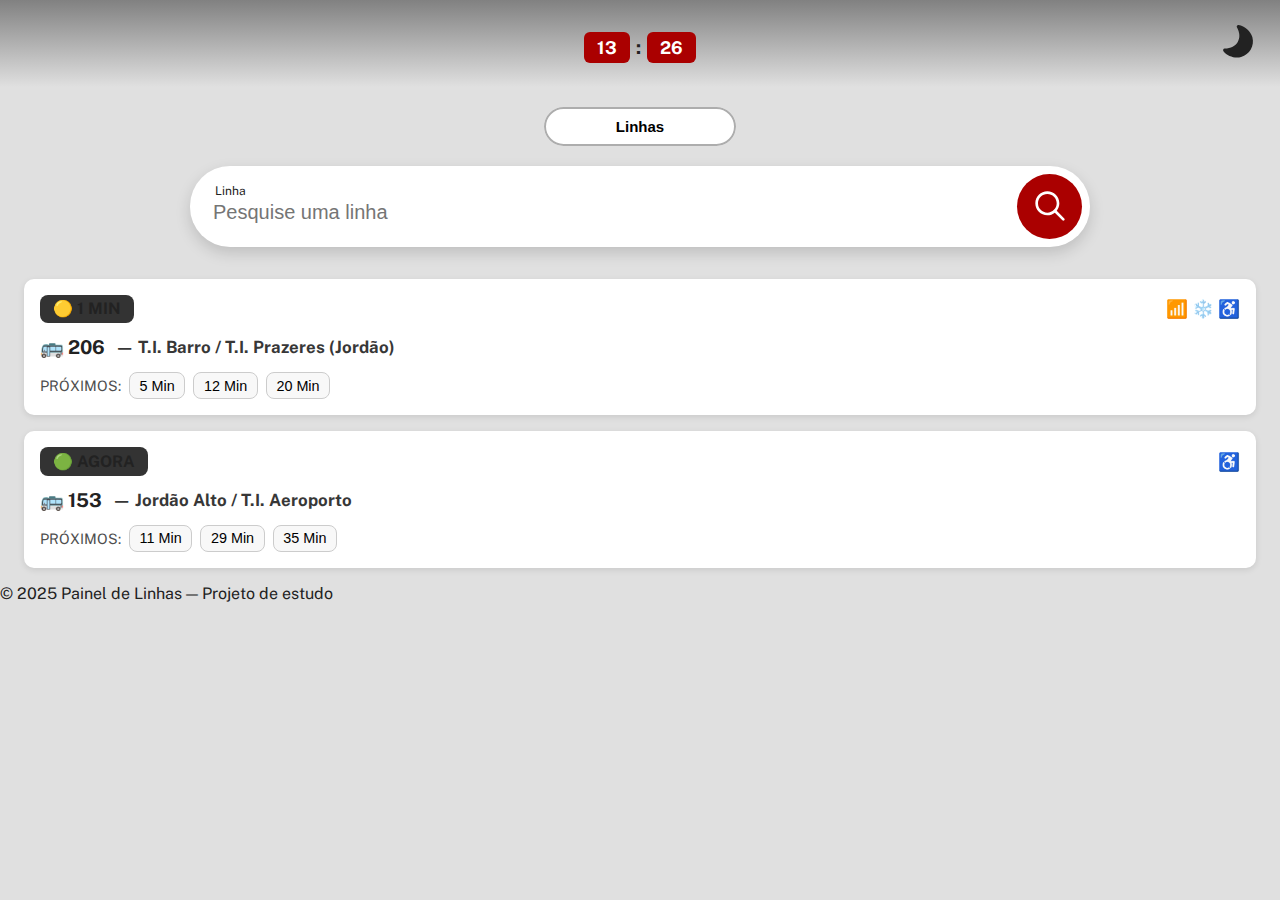
<file: index.html>
<!DOCTYPE html>
<html lang="pt-BR">
<head>
  <meta charset="UTF-8" />
  <meta name="viewport" content="width=device-width, initial-scale=1.0" />
  <title>Painel de Linhas</title>

  <!-- CSS principal -->
  <link rel="stylesheet" href="assets/css/style.css" />

  <!-- Fonte opcional -->
  <link rel="preconnect" href="https://fonts.googleapis.com">
  <link rel="preconnect" href="https://fonts.gstatic.com" crossorigin>
  <link href="https://fonts.googleapis.com/css2?family=Public+Sans:wght@400;600&display=swap" rel="stylesheet">
</head>
<body>
  <header class="header">
    <div class="date-time">
      <h2 id="dayName"></h2>
      <div class="clock">
        <span id="hours">13</span>
        <span class="separator">:</span>
        <span id="minutes">26</span>
      </div>
    </div>
    <button class="theme-toggle" title="Alternar tema">
      <svg class="icon moon" viewBox="0 0 24 24" xmlns="http://www.w3.org/2000/svg">
        <path d="M13.589 21.659c-3.873 1.038-8.517-.545-10.98-3.632a1 1 0 0 1 .751-1.623c3.984-.118 6.662-1.485 8.17-4.098 1.51-2.613 1.354-5.616-.535-9.125a1 1 0 0 1 1.03-1.463c3.904.59 7.597 3.82 8.635 7.694 1.43 5.334-1.737 10.818-7.071 12.247z" fill="currentColor"/>
      </svg>
    </button>
  </header>

  <main>
    <!-- 🔍 Barra de pesquisa -->
    <section class="search-container">
      <div class="btn-group">
        <button class="btn-option active">Linhas</button>
      </div>

      <form class="search-bar" action="#" method="GET">
        <div class="floating-input">
          <input type="text" name="busLine" placeholder="Pesquise uma linha" />
          <label for="busLine">Linha</label>
        </div>

        <button class="btn-search" title="Buscar" type="submit">
          <svg class="icon" xmlns="http://www.w3.org/2000/svg" viewBox="0 0 24 24" fill="currentColor">
            <path fill-rule="evenodd" clip-rule="evenodd"
              d="M17.0392 15.6244C18.2714 14.084 19.0082 12.1301 19.0082 10.0041C19.0082 5.03127 14.9769 1 10.0041 1C5.03127 1 1 5.03127 1 10.0041C1 14.9769 5.03127 19.0082 10.0041 19.0082C12.1301 19.0082 14.084 18.2714 15.6244 17.0392L21.2921 22.707C21.6828 23.0977 22.3163 23.0977 22.707 22.707C23.0977 22.3163 23.0977 21.6828 22.707 21.2921L17.0392 15.6244ZM10.0041 17.0173C6.1308 17.0173 2.99087 13.8774 2.99087 10.0041C2.99087 6.1308 6.1308 2.99087 10.0041 2.99087C13.8774 2.99087 17.0173 6.1308 17.0173 10.0041C17.0173 13.8774 13.8774 17.0173 10.0041 17.0173Z">
            </path>
          </svg>
        </button>
      </form>
    </section>

    <!-- 🚌 Lista de ônibus -->
    <section class="bus-list">

  <!-- 🔹 Card de exemplo 1 -->
  <div class="bus-card">
    <div class="bus-top">
      <span class="status-badge">🟡 1 MIN</span>
      <div class="icons">📶 ❄️ ♿</div>
    </div>

    <div class="bus-info">
      <span class="line-number">🚌 206</span>
      <span class="line-name">— T.I. Barro / T.I. Prazeres (Jordão)</span>
    </div>

    <div class="bus-times">
      <span>PRÓXIMOS:</span>
      <button>5 Min</button>
      <button>12 Min</button>
      <button>20 Min</button>
    </div>
  </div>

  <!-- 🔹 Card de exemplo 2 -->
  <div class="bus-card">
    <div class="bus-top">
      <span class="status-badge">🟢 AGORA</span>
      <div class="icons">♿</div>
    </div>

    <div class="bus-info">
      <span class="line-number">🚌 153</span>
      <span class="line-name">— Jordão Alto / T.I. Aeroporto</span>
    </div>

    <div class="bus-times">
      <span>PRÓXIMOS:</span>
      <button>11 Min</button>
      <button>29 Min</button>
      <button>35 Min</button>
    </div>
  </div>

</section>

  </main>

  <footer class="footer">
    <p>© 2025 Painel de Linhas — Projeto de estudo</p>
  </footer>

  <!-- JS -->
  <script src="assets/js/main.js"></script>
</body>
</html>
</file>
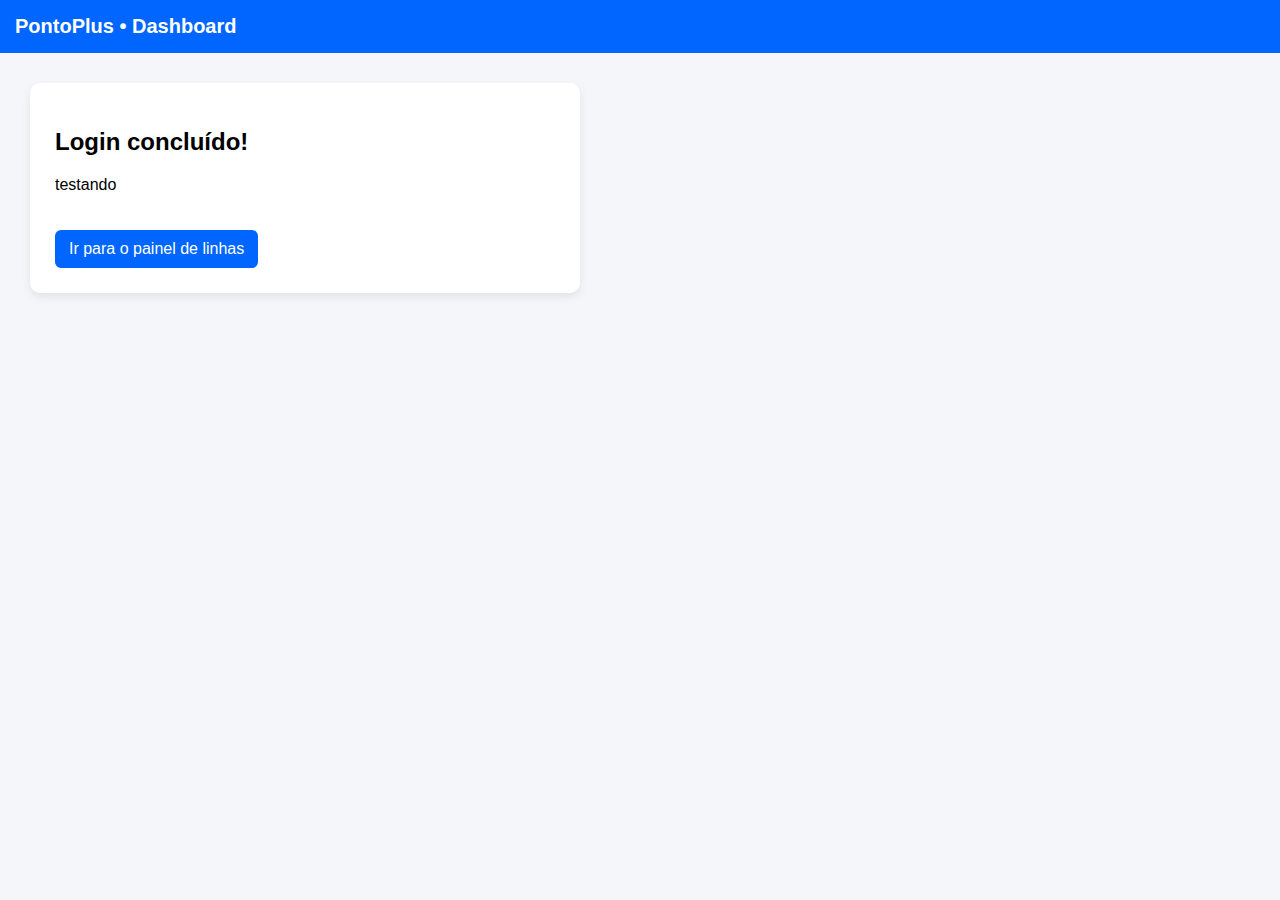
<file: templates/dashboard.html>
<!DOCTYPE html>
<html lang="pt-BR">
<head>
    <meta charset="UTF-8" />
    <meta name="viewport" content="width=device-width, initial-scale=1.0" />
    <title>PontoPlus - Dashboard</title>

    <style>
        body {
            font-family: Arial, sans-serif;
            background: #f4f6f9;
            margin: 0;
            padding: 0;
        }

        .topbar {
            background: #0066ff;
            color: white;
            padding: 15px;
            font-size: 20px;
            font-weight: bold;
        }

        .container {
            padding: 30px;
        }

        .card {
            background: white;
            padding: 25px;
            border-radius: 10px;
            box-shadow: 0 4px 10px rgba(0,0,0,0.08);
            max-width: 500px;
        }

        .btn {
            display: inline-block;
            margin-top: 20px;
            padding: 10px 14px;
            background: #0066ff;
            color: white;
            text-decoration: none;
            border-radius: 6px;
        }

        .btn:hover {
            background: #004fcc;
        }
    </style>
</head>

<body>
    <div class="topbar">PontoPlus • Dashboard</div>

    <div class="container">
        <div class="card">
            <h2>Login concluído!</h2>
            <p>testando</p>

            <a class="btn" href="/painel">Ir para o painel de linhas</a>
        </div>
    </div>
</body>
</html>
</file>
<file: assets/css/style.css>
/* ======================================
   🔧 RESET E CONFIGURAÇÕES GERAIS
====================================== */
* {
  margin: 0;
  padding: 0;
  box-sizing: border-box;
}

:root {
  --brand-color: #a00;
  --brand-dark: #800;
  --text-color: #222;
  --bg-light: #e0e0e0;
  --bg-card: #fff;
  --shadow: 0 2px 6px rgba(0, 0, 0, 0.1);
  --radius: 10px;
}

/* 🔄 Transições Globais */
body,
.header,
.search-bar,
.bus-card,
.btn-option,
.clock #hours,
.clock #minutes,
.footer {
  transition: background 0.4s ease, 
              color 0.6s ease, 
              box-shadow 0.6s ease, 
              border-color 0.6s ease;
}

body {
  font-family: "Public Sans", "Segoe UI", sans-serif;
  background: var(--bg-light);
  color: var(--text-color);
  min-height: 100vh;
  display: flex;
  flex-direction: column;
  align-items: stretch;
  transition: background-color 0.4s ease, color 0.4s ease;
}

/* ======================================
   🌙 MODO ESCURO
====================================== */
body.dark-mode {
  --bg-light: #1e1e1e;
  --bg-card: #333;
  --text-color: #f5f5f5;
  --brand-color: #ce4910;
  --brand-dark: #a63b0c;
}

/* ======================================
   🧭 CABEÇALHO
====================================== */
.header {
  display: flex;
  justify-content: center;
  align-items: center;
  position: relative;
  padding: 1.5rem 1rem;
  background: linear-gradient(to bottom, rgb(129, 129, 129) 0%, rgba(200, 200, 200, 0) 100%);
  transition: background-color 0.6s ease, color 0.6s ease, border-color 0.6s ease;
}

body.dark-mode .header {
  background: linear-gradient(to bottom, #333, #22222200);
}

.theme-toggle {
  position: absolute;
  right: 1.5rem;
  top: 1.5rem;
  background: none;
  border: none;
  cursor: pointer;
  transition: transform 0.2s ease;
}

.theme-toggle:hover {
  transform: scale(1.2);
}

.theme-toggle .icon {
  fill: currentColor;
  width: 35px;
  height: 35px;
  color: var(--text-color, #000);
  transition: opacity 0.3s ease, transform 0.3s ease;
}

.icon.fade-in {
  opacity: 1;
  transform: scale(1.1);
  transition: opacity 0.3s ease, transform 0.3s ease;
}

.icon.fade-out {
  opacity: 0;
  transform: scale(0.8);
  transition: opacity 0.3s ease, transform 0.3s ease;
}

.date-time {
  display: flex;
  flex-direction: column;
  align-items: center;
}

.date-time h2 {
  font-size: 1.2rem;
  font-weight: 600;
  margin-bottom: 0.5rem;
}

.clock {
  display: flex;
  align-items: center;
  justify-content: center;
  gap: 0.4rem;
}

.clock #hours,
.clock #minutes {
  background: var(--brand-color);
  color: white;
  font-weight: bold;
  font-size: 1.1rem;
  padding: 0.3rem 0.8rem;
  border-radius: 6px;
  min-width: 32px;
  text-align: center;
}

.clock .separator {
  color: var(--text-color);
  font-weight: bold;
  font-size: 1.2rem;
}

/* ======================================
   🔍 SEÇÃO DE PESQUISA (atualizado)
====================================== */
.search-container {
  display: flex;
  flex-direction: column;
  align-items: center;
  gap: 20px;
  margin-top: 20px;
}

.btn-group {
  display: flex;
  justify-content: center;
  border: none;
  border-radius: 50px;
  overflow: hidden;
  background: transparent;
}

.btn-option {
  background: transparent;
  border: none;
  padding: 9px 70px;
  font-size: 15px;
  cursor: pointer;
  font-weight: bold;
  color: var(--text-color);
  transition: background-color 0.3s ease, color 0.3s ease, border-color 0.3s ease;
}

/* Hover padrão (não ativo) */
.btn-option:hover {
  background-color: rgb(82, 82, 82); /* fallback */
}

/* Hover no modo claro */
body:not(.dark-mode) .btn-option:hover {
  background-color: #cfcfcf; /* cor clara para hover */
}

/* Hover no modo escuro */
body.dark-mode .btn-option:hover {
  background-color: rgba(58, 58, 58, 0.993);
}

/* Modo claro - Botão ativo */
body:not(.dark-mode) .btn-option.active {
  background-color: #ffffff;  /* fundo claro */
  color: #000000;
  border: #adadad solid 2px;
  border-radius: inherit;
}

/* Modo escuro - Botão ativo */
body.dark-mode .btn-option.active {
  background-color: rgb(46, 46, 46); /* fundo escuro */
  color: #ffffff;
  border: #1a1a1a solid 2px;
  border-radius: inherit;
}

/* ======= Corrige o hover quando o botão já está .active ======= */
/* Hover do botão ativo - MODO CLARO */
body:not(.dark-mode) .btn-option.active:hover {
  /* Defina aqui a cor que deseja para o hover do botão ativo no modo claro */
  background-color: rgba(236, 236, 236, 0.993);    /* exemplo: tom levemente bege */
  color: #000000;
}

/* Hover do botão ativo - MODO ESCURO */
body.dark-mode .btn-option.active:hover {
  /* Defina aqui a cor que deseja para o hover do botão ativo no modo escuro */
  background-color: rgba(58, 58, 58, 0.993); /* exemplo: ligeiro tom laranja translúcido */
  color: #ffffff;
}


/* Barra de pesquisa */
.search-bar {
  position: relative;
  display: flex;
  align-items: center;
  justify-content: space-between;
  background: var(--bg-card);
  border-radius: 40px;
  box-shadow: 0 6px 15px rgba(0, 0, 0, 0.15);
  padding: 8px 8px;
  width: 80%;
  max-width: 900px;
}

.floating-input {
  position: relative;
  flex: 1;
}

.floating-input input {
  width: 100%;
  border: none;
  outline: none;
  font-size: 20px;
  padding: 18px 15px 6px 15px;
  border-radius: 40px;
  background: transparent;
  color: var(--text-color);
}

.floating-input label {
  position: absolute;
  left: 13px;
  top: 50%;
  transform: translateY(-50%);
  font-size: 16px;
  color: #777;
  pointer-events: none;
  transition: 0.2s ease;
}

.floating-input input:focus + label,
.floating-input input:not(:placeholder-shown) + label,
.floating-input input:valid + label {
  top: 8px;
  font-size: 12px;
  color: var(--text-color);
  background: var(--bg-card);
  padding: 0 4px;
}

.btn-search {
  background-color: var(--brand-color);
  border: none;
  border-radius: 50%;
  width: 65px;
  height: 65px;
  display: flex;
  align-items: center;
  justify-content: center;
  cursor: pointer;
}

.btn-search:hover {
  background-color: var(--brand-dark);
}

.btn-search .icon {
  width: 32px;
  height: 32px;
  color: #ffffff;
}

/* ======================================
   🚌 LISTA DE LINHAS (ATUALIZADO)
====================================== */
.bus-list {
  margin-top: 2rem;
  padding: 0 1.5rem;
}

.bus-card {
  background: var(--bg-card);
  border-radius: var(--radius);
  box-shadow: var(--shadow);
  padding: 1rem;
  margin-bottom: 1rem;
  display: flex;
  flex-direction: column;
  gap: 0.8rem;
}

/* 🔹 Topo com status e ícones */
.bus-top {
  display: flex;
  justify-content: space-between;
  align-items: center;
}

/* 🔹 Status com cantos arredondados e tema adaptável */
.status-badge {
  padding: 0.3rem 0.8rem;
  border-radius: 8px;
  font-weight: bold;
  background: var(--bg-header, #333); /* usa variável se existir, senão usa preto escuro */
  color: var(--text-color, #fff);
}

/* 🔹 Ícones à direita */
.icons {
  font-size: 1.1rem;
  display: flex;
  gap: 0.5rem;
}

/* 🔹 Linha + Nome */
.bus-info {
  display: flex;
  align-items: center;
  gap: 0.6rem;
  font-weight: bold;
  font-size: 1.05rem;
}

.line-number {
  font-size: 1.2rem;
}

.line-name {
  opacity: 0.9;
}

/* 🔹 PRÓXIMOS tempos */
.bus-times {
  display: flex;
  align-items: center;
  gap: 0.5rem;
  flex-wrap: wrap;
}

.bus-times span {
  font-size: 0.9rem;
  opacity: 0.8;
}

.bus-times button {
  border: 1px solid #ccc;
  background: #f8f8f8;
  border-radius: 8px;
  padding: 0.3rem 0.6rem;
  cursor: pointer;
  font-size: 0.9rem;
}

.bus-times button:hover {
  background-color: #e0e0e0;
}

/* ✅ Responsividade */
@media (max-width: 600px) {
  .bus-top {
    flex-direction: column;
    align-items: flex-start;
    gap: 0.4rem;
  }
}

/* ======================================
   ✅ RESPONSIVIDADE
====================================== */
@media (max-width: 600px) {
  .bus-main {
    flex-direction: column;
    align-items: flex-start;
    gap: 0.4rem;
  }

  .bus-right {
    width: 100%;
    justify-content: flex-start;
  }

  .bus-times {
    flex-wrap: wrap;
  }
}
</file>
